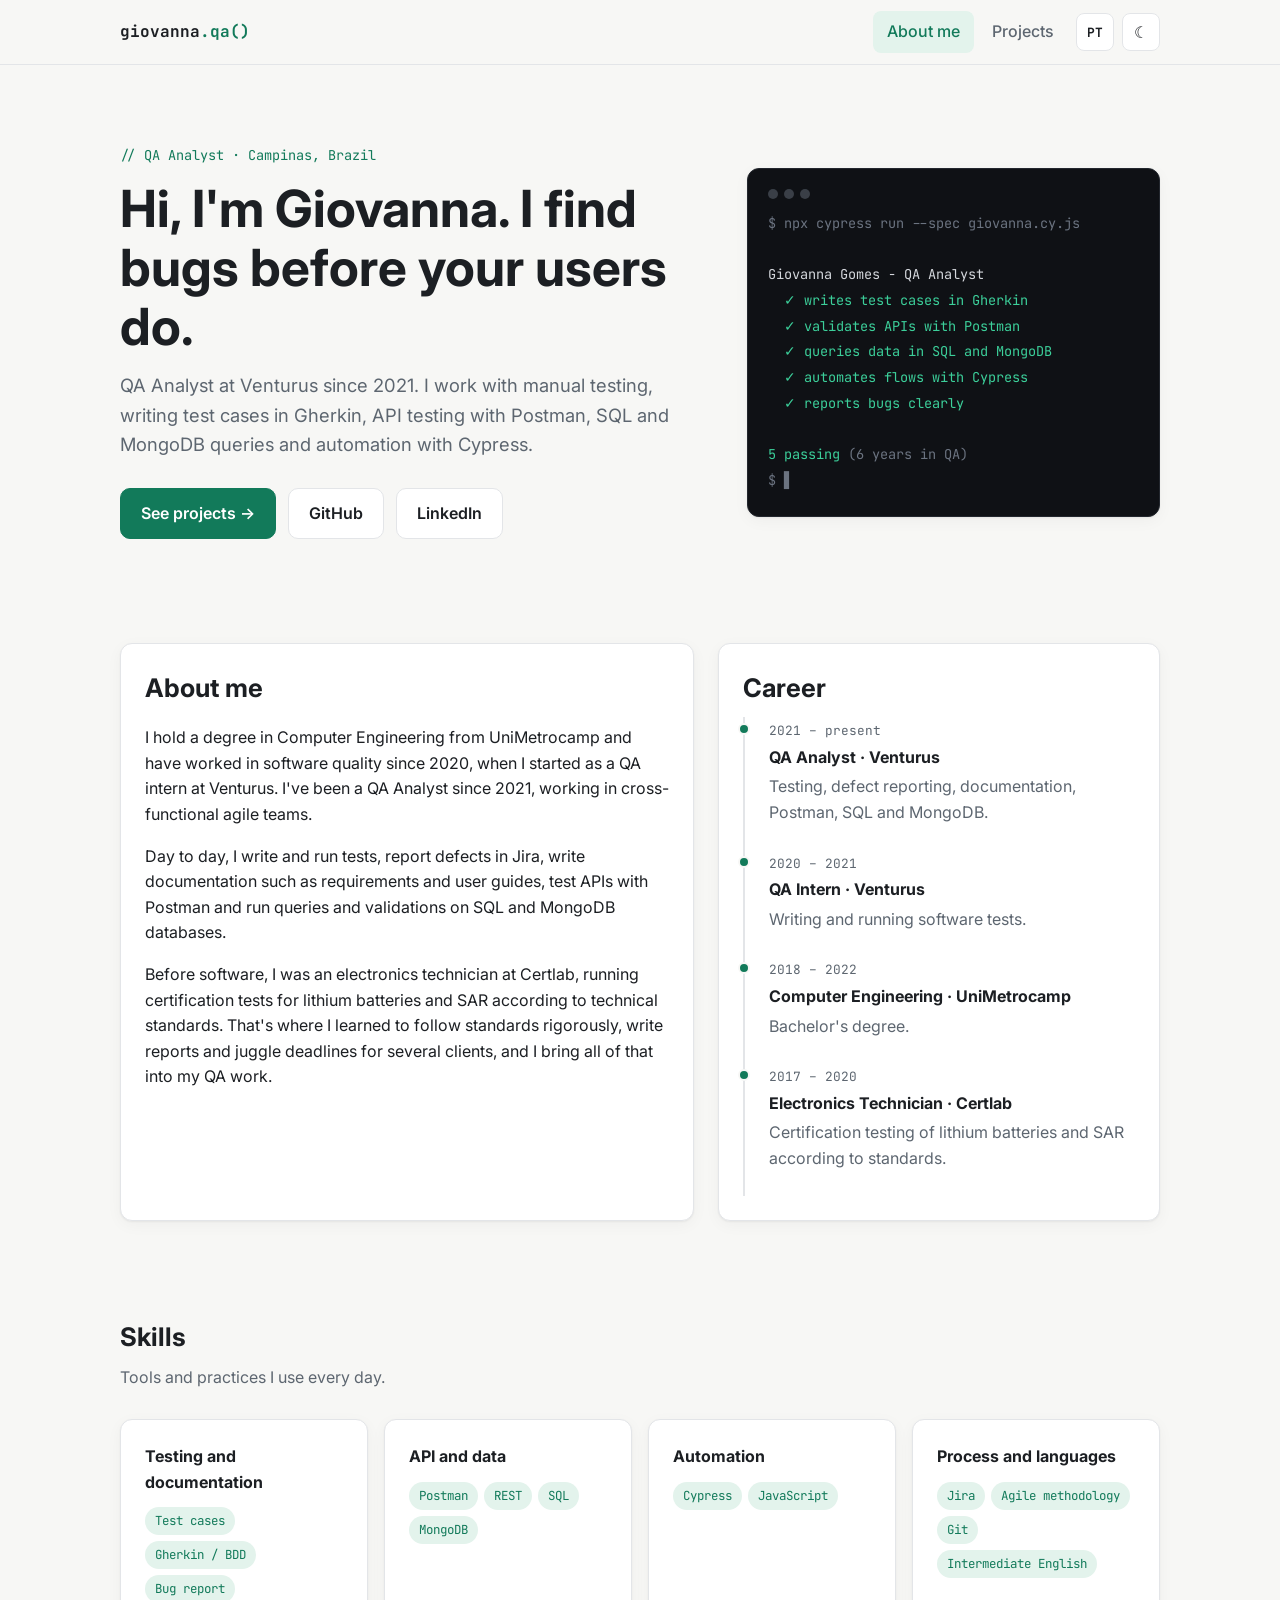
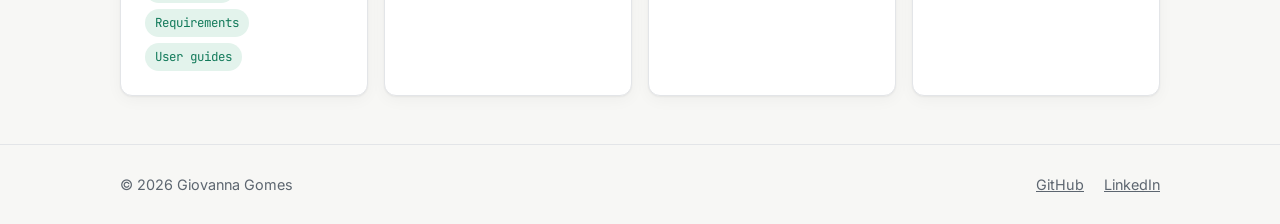
<file: index.html>
<!DOCTYPE html>
<html lang="en">
<head>
  <meta charset="UTF-8">
  <meta name="viewport" content="width=device-width, initial-scale=1.0">
  <title data-i18n="home.title">Giovanna Gomes | QA Analyst</title>
  <meta name="description" content="Portfolio of Giovanna Gomes, QA Analyst: manual testing, documentation, API testing and Cypress automation." data-i18n-attr="content:home.description">
  <link rel="canonical" href="https://giovannagomes.dev/">
  <meta property="og:type" content="website">
  <meta property="og:url" content="https://giovannagomes.dev/">
  <meta property="og:title" content="Giovanna Gomes | QA Analyst">
  <meta property="og:description" content="Manual testing, documentation, API testing and Cypress automation." data-i18n-attr="content:home.og.description">
  <meta property="og:locale" content="en_US">
  <meta property="og:locale:alternate" content="pt_BR">
  <link rel="icon" href="data:image/svg+xml,<svg xmlns='http://www.w3.org/2000/svg' viewBox='0 0 100 100'><text y='.9em' font-size='90'>🐞</text></svg>">
  <link rel="preconnect" href="https://fonts.googleapis.com">
  <link rel="preconnect" href="https://fonts.gstatic.com" crossorigin>
  <link href="https://fonts.googleapis.com/css2?family=Inter:wght@400;500;600;700&family=JetBrains+Mono:wght@400;700&display=swap" rel="stylesheet">
  <link rel="stylesheet" href="css/style.css">
</head>
<body>

  <header class="header">
    <div class="container">
      <a href="index.html" class="logo">giovanna<span>.qa()</span></a>
      <nav class="nav" aria-label="Main navigation" data-i18n-attr="aria-label:nav.label">
        <ul class="nav-links">
          <li><a href="index.html" aria-current="page" data-i18n="nav.about">About me</a></li>
          <li><a href="projetos.html" data-i18n="nav.projects">Projects</a></li>
        </ul>
        <button id="lang-toggle" class="icon-btn lang-btn" aria-label="Mudar para português" lang="pt-BR">PT</button>
        <button id="theme-toggle" class="icon-btn" aria-label="Toggle theme" data-i18n-attr="aria-label:btn.theme">☾</button>
        <button id="menu-toggle" class="icon-btn menu-toggle" aria-label="Open menu" aria-expanded="false" data-i18n-attr="aria-label:btn.menu">☰</button>
      </nav>
    </div>
  </header>

  <main class="container">

    <!-- Apresentação -->
    <section class="hero">
      <div>
        <p class="eyebrow" data-i18n="hero.eyebrow">// QA Analyst · Campinas, Brazil</p>
        <h1 data-i18n="hero.title">Hi, I'm Giovanna. I find bugs before your users do.</h1>
        <p class="lead" data-i18n="hero.lead">QA Analyst at Venturus since 2021. I work with manual testing, writing test cases in Gherkin, API testing with Postman, SQL and MongoDB queries and automation with Cypress.</p>
        <div class="btn-row">
          <a href="projetos.html" class="btn btn-primary" data-i18n="hero.cta">See projects →</a>
          <a href="https://github.com/GiovannaSGomes" class="btn" target="_blank" rel="noopener">GitHub</a>
          <a href="https://www.linkedin.com/in/giovannasgomes/" class="btn" target="_blank" rel="noopener">LinkedIn</a>
        </div>
      </div>

      <div class="terminal" aria-hidden="true">
        <div class="dots"><i></i><i></i><i></i></div>
        <p class="dim">$ npx cypress run --spec giovanna.cy.js</p>
        <p>&nbsp;</p>
        <p>Giovanna Gomes - QA Analyst</p>
        <p class="pass">&nbsp;&nbsp;✓ <span data-i18n="term.1">writes test cases in Gherkin</span></p>
        <p class="pass">&nbsp;&nbsp;✓ <span data-i18n="term.2">validates APIs with Postman</span></p>
        <p class="pass">&nbsp;&nbsp;✓ <span data-i18n="term.3">queries data in SQL and MongoDB</span></p>
        <p class="pass">&nbsp;&nbsp;✓ <span data-i18n="term.4">automates flows with Cypress</span></p>
        <p class="pass">&nbsp;&nbsp;✓ <span data-i18n="term.5">reports bugs clearly</span></p>
        <p>&nbsp;</p>
        <p><span class="pass">5 passing</span> <span class="dim" data-i18n="term.years">(6 years in QA)</span></p>
        <p class="dim cursor">$ </p>
      </div>
    </section>

    <!-- Sobre -->
    <section class="section" id="sobre">
      <div class="about-grid">
        <div class="card">
          <h2 data-i18n="about.title">About me</h2>
          <p data-i18n="about.p1">I hold a degree in Computer Engineering from UniMetrocamp and have worked in software quality since 2020, when I started as a QA intern at Venturus. I've been a QA Analyst since 2021, working in cross-functional agile teams.</p>
          <p data-i18n="about.p2">Day to day, I write and run tests, report defects in Jira, write documentation such as requirements and user guides, test APIs with Postman and run queries and validations on SQL and MongoDB databases.</p>
          <p data-i18n="about.p3">Before software, I was an electronics technician at Certlab, running certification tests for lithium batteries and SAR according to technical standards. That's where I learned to follow standards rigorously, write reports and juggle deadlines for several clients, and I bring all of that into my QA work.</p>
        </div>

        <div class="card">
          <h2 data-i18n="career.title">Career</h2>
          <ol class="timeline">
            <li>
              <span class="when" data-i18n="career.1.when">2021 – present</span>
              <h3 data-i18n="career.1.role">QA Analyst · Venturus</h3>
              <p data-i18n="career.1.desc">Testing, defect reporting, documentation, Postman, SQL and MongoDB.</p>
            </li>
            <li>
              <span class="when">2020 – 2021</span>
              <h3 data-i18n="career.2.role">QA Intern · Venturus</h3>
              <p data-i18n="career.2.desc">Writing and running software tests.</p>
            </li>
            <li>
              <span class="when">2018 – 2022</span>
              <h3 data-i18n="career.3.role">Computer Engineering · UniMetrocamp</h3>
              <p data-i18n="career.3.desc">Bachelor's degree.</p>
            </li>
            <li>
              <span class="when">2017 – 2020</span>
              <h3 data-i18n="career.4.role">Electronics Technician · Certlab</h3>
              <p data-i18n="career.4.desc">Certification testing of lithium batteries and SAR according to standards.</p>
            </li>
          </ol>
        </div>
      </div>
    </section>

    <!-- Habilidades -->
    <section class="section" id="habilidades">
      <h2 data-i18n="skills.title">Skills</h2>
      <p class="subtitle" data-i18n="skills.subtitle">Tools and practices I use every day.</p>
      <div class="skills-grid">
        <div class="card">
          <h3 data-i18n="skills.testing">Testing and documentation</h3>
          <ul class="tags">
            <li class="tag" data-i18n="skills.testcases">Test cases</li>
            <li class="tag">Gherkin / BDD</li>
            <li class="tag">Bug report</li>
            <li class="tag" data-i18n="skills.requirements">Requirements</li>
            <li class="tag" data-i18n="skills.guides">User guides</li>
          </ul>
        </div>
        <div class="card">
          <h3 data-i18n="skills.api">API and data</h3>
          <ul class="tags">
            <li class="tag">Postman</li>
            <li class="tag">REST</li>
            <li class="tag">SQL</li>
            <li class="tag">MongoDB</li>
          </ul>
        </div>
        <div class="card">
          <h3 data-i18n="skills.automation">Automation</h3>
          <ul class="tags">
            <li class="tag">Cypress</li>
            <li class="tag">JavaScript</li>
          </ul>
        </div>
        <div class="card">
          <h3 data-i18n="skills.process">Process and languages</h3>
          <ul class="tags">
            <li class="tag">Jira</li>
            <li class="tag" data-i18n="skills.agile">Agile methodology</li>
            <li class="tag">Git</li>
            <li class="tag" data-i18n="skills.english">Intermediate English</li>
          </ul>
        </div>
      </div>
    </section>

  </main>

  <footer class="footer">
    <div class="container">
      <span>© <span id="year"></span> Giovanna Gomes</span>
      <span>
        <a href="https://github.com/GiovannaSGomes" target="_blank" rel="noopener">GitHub</a>
        <a href="https://www.linkedin.com/in/giovannasgomes/" target="_blank" rel="noopener">LinkedIn</a>
      </span>
    </div>
  </footer>

  <script src="js/i18n.js"></script>
  <script src="js/main.js"></script>
</body>
</html>
</file>
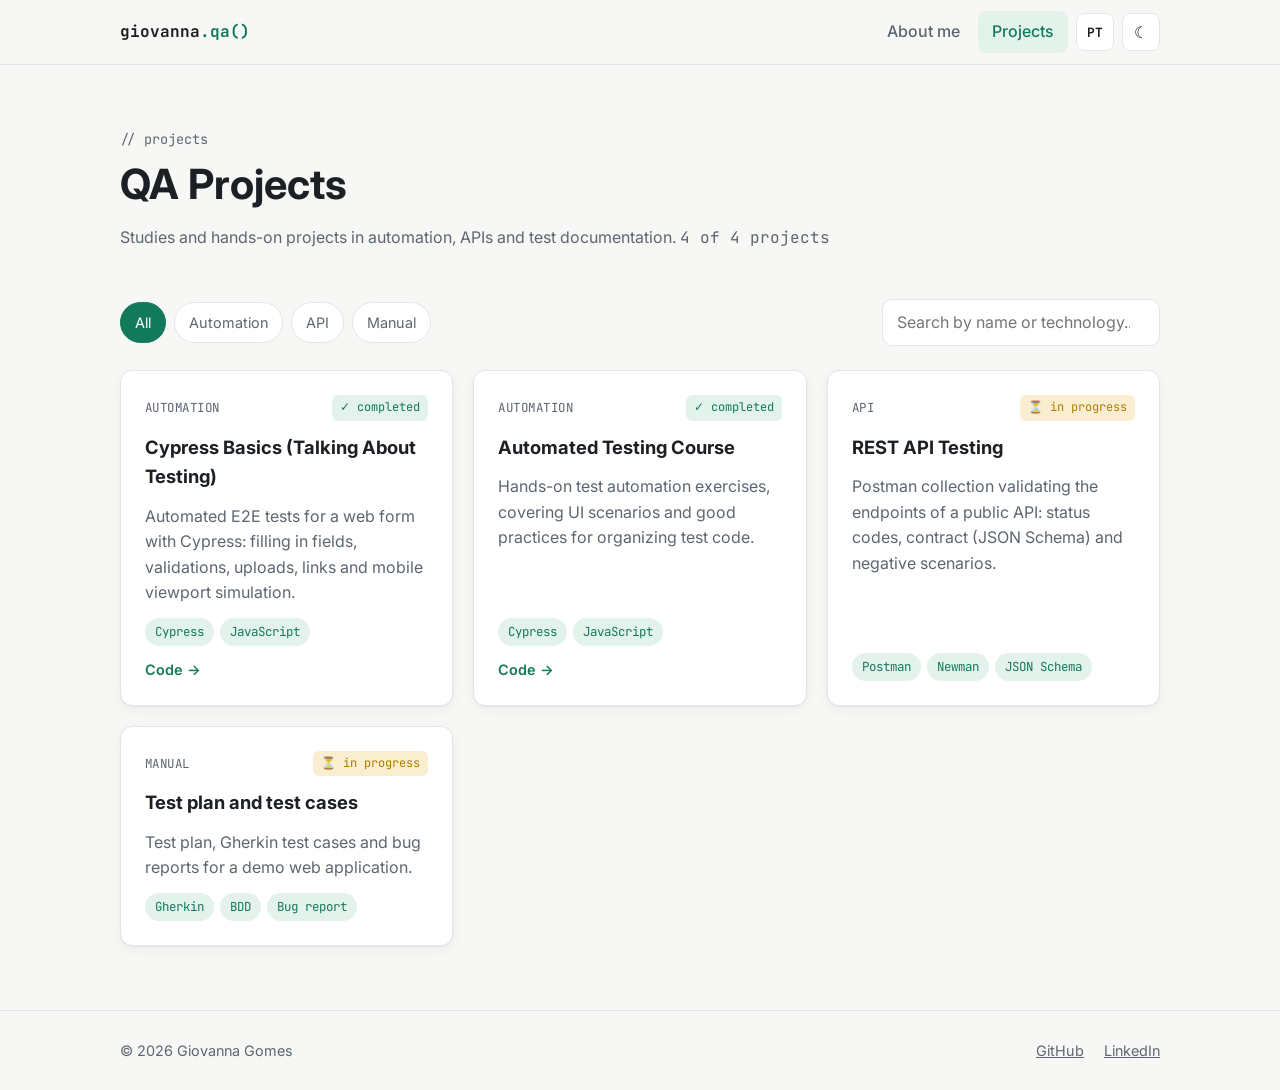
<file: projetos.html>
<!DOCTYPE html>
<html lang="en">
<head>
  <meta charset="UTF-8">
  <meta name="viewport" content="width=device-width, initial-scale=1.0">
  <title data-i18n="projects.title">Projects | Giovanna Gomes</title>
  <meta name="description" content="QA projects by Giovanna Gomes: Cypress automation, API testing and test documentation." data-i18n-attr="content:projects.description">
  <link rel="canonical" href="https://giovannagomes.dev/projetos.html">
  <meta property="og:type" content="website">
  <meta property="og:url" content="https://giovannagomes.dev/projetos.html">
  <meta property="og:title" content="Projects | Giovanna Gomes">
  <meta property="og:description" content="Cypress automation, API testing and test documentation." data-i18n-attr="content:projects.og.description">
  <meta property="og:locale" content="en_US">
  <meta property="og:locale:alternate" content="pt_BR">
  <link rel="icon" href="data:image/svg+xml,<svg xmlns='http://www.w3.org/2000/svg' viewBox='0 0 100 100'><text y='.9em' font-size='90'>🐞</text></svg>">
  <link rel="preconnect" href="https://fonts.googleapis.com">
  <link rel="preconnect" href="https://fonts.gstatic.com" crossorigin>
  <link href="https://fonts.googleapis.com/css2?family=Inter:wght@400;500;600;700&family=JetBrains+Mono:wght@400;700&display=swap" rel="stylesheet">
  <link rel="stylesheet" href="css/style.css">
</head>
<body>

  <header class="header">
    <div class="container">
      <a href="index.html" class="logo">giovanna<span>.qa()</span></a>
      <nav class="nav" aria-label="Main navigation" data-i18n-attr="aria-label:nav.label">
        <ul class="nav-links">
          <li><a href="index.html" data-i18n="nav.about">About me</a></li>
          <li><a href="projetos.html" aria-current="page" data-i18n="nav.projects">Projects</a></li>
        </ul>
        <button id="lang-toggle" class="icon-btn lang-btn" aria-label="Mudar para português" lang="pt-BR">PT</button>
        <button id="theme-toggle" class="icon-btn" aria-label="Toggle theme" data-i18n-attr="aria-label:btn.theme">☾</button>
        <button id="menu-toggle" class="icon-btn menu-toggle" aria-label="Open menu" aria-expanded="false" data-i18n-attr="aria-label:btn.menu">☰</button>
      </nav>
    </div>
  </header>

  <main class="container">
    <section class="page-head">
      <p class="eyebrow" data-i18n="projects.eyebrow">// projects</p>
      <h1 data-i18n="projects.h1">QA Projects</h1>
      <p><span data-i18n="projects.lead">Studies and hands-on projects in automation, APIs and test documentation.</span> <span id="count" class="mono"></span></p>
    </section>

    <div class="toolbar">
      <div class="filters" id="filters" role="group" aria-label="Filter by category" data-i18n-attr="aria-label:projects.filter"></div>
      <input type="search" id="search" class="search" placeholder="Search by name or technology..." aria-label="Search projects" data-i18n-attr="placeholder:projects.search;aria-label:projects.searchLabel">
    </div>

    <section class="projects-grid" id="projects-grid" aria-live="polite"></section>
  </main>

  <footer class="footer">
    <div class="container">
      <span>© <span id="year"></span> Giovanna Gomes</span>
      <span>
        <a href="https://github.com/GiovannaSGomes" target="_blank" rel="noopener">GitHub</a>
        <a href="https://www.linkedin.com/in/giovannasgomes/" target="_blank" rel="noopener">LinkedIn</a>
      </span>
    </div>
  </footer>

  <script src="js/i18n.js"></script>
  <script src="js/main.js"></script>
  <script src="js/projetos.js"></script>
</body>
</html>
</file>
<file: css/style.css>
/* ===== Variáveis de tema ===== */
:root {
  --bg: #f7f7f5;
  --surface: #ffffff;
  --text: #1c1f23;
  --muted: #5d6670;
  --border: #e3e5e8;
  --accent: #127a5a;        /* verde "teste passou" */
  --accent-soft: #e3f3ec;
  --danger: #c2413b;
  --shadow: 0 1px 2px rgba(0, 0, 0, .05), 0 4px 16px rgba(0, 0, 0, .04);
  --radius: 12px;
  --mono: "JetBrains Mono", ui-monospace, Consolas, monospace;
  --sans: "Inter", system-ui, -apple-system, "Segoe UI", sans-serif;
}

[data-theme="dark"] {
  --bg: #121417;
  --surface: #1a1d21;
  --text: #e8eaed;
  --muted: #9aa3ad;
  --border: #2a2f35;
  --accent: #3ccf9a;
  --accent-soft: #163128;
  --danger: #f07167;
  --shadow: none;
}

/* ===== Base ===== */
*,
*::before,
*::after { box-sizing: border-box; }

html { scroll-behavior: smooth; }

body {
  margin: 0;
  font-family: var(--sans);
  background: var(--bg);
  color: var(--text);
  line-height: 1.6;
  transition: background .2s, color .2s;
}

a { color: var(--accent); }
img { max-width: 100%; display: block; }

.container {
  width: min(1040px, 100% - 32px);
  margin-inline: auto;
}

.mono { font-family: var(--mono); }

/* ===== Cabeçalho / navegação ===== */
.header {
  position: sticky;
  top: 0;
  z-index: 10;
  background: color-mix(in srgb, var(--bg) 85%, transparent);
  backdrop-filter: blur(8px);
  border-bottom: 1px solid var(--border);
}

.header .container {
  display: flex;
  align-items: center;
  justify-content: space-between;
  height: 64px;
}

.logo {
  font-family: var(--mono);
  font-weight: 700;
  color: var(--text);
  text-decoration: none;
}
.logo span { color: var(--accent); }

.nav { display: flex; align-items: center; gap: 8px; }

.nav-links {
  display: flex;
  gap: 4px;
  list-style: none;
  margin: 0;
  padding: 0;
}

.nav-links a {
  display: block;
  padding: 8px 14px;
  border-radius: 8px;
  color: var(--muted);
  text-decoration: none;
  font-weight: 500;
}
.nav-links a:hover { color: var(--text); background: var(--surface); }
.nav-links a[aria-current="page"] { color: var(--accent); background: var(--accent-soft); }

.icon-btn {
  width: 38px;
  height: 38px;
  display: grid;
  place-items: center;
  border: 1px solid var(--border);
  border-radius: 8px;
  background: var(--surface);
  color: var(--text);
  cursor: pointer;
  font-size: 1rem;
}

.menu-toggle { display: none; }

/* Botão de idioma (PT / EN) */
.lang-btn {
  font-family: "JetBrains Mono", monospace;
  font-size: 0.8rem;
  font-weight: 700;
  letter-spacing: 0.02em;
}
.lang-btn:hover { color: var(--accent); }

/* ===== Hero (Sobre mim) ===== */
.hero {
  display: grid;
  grid-template-columns: 1.4fr 1fr;
  gap: 48px;
  align-items: center;
  padding: 80px 0 56px;
}

.eyebrow {
  font-family: var(--mono);
  font-size: .85rem;
  color: var(--accent);
  margin: 0 0 12px;
}

.hero h1 {
  font-size: clamp(2rem, 5vw, 3.2rem);
  line-height: 1.15;
  margin: 0 0 16px;
}

.hero p.lead { font-size: 1.15rem; color: var(--muted); margin: 0 0 28px; }

.btn-row { display: flex; flex-wrap: wrap; gap: 12px; }

.btn {
  display: inline-flex;
  align-items: center;
  gap: 8px;
  padding: 12px 20px;
  border-radius: 10px;
  font-weight: 600;
  text-decoration: none;
  border: 1px solid var(--border);
  color: var(--text);
  background: var(--surface);
}
.btn-primary { background: var(--accent); border-color: var(--accent); color: #fff; }
[data-theme="dark"] .btn-primary { color: #0d1f18; }
.btn:hover { filter: brightness(1.05); transform: translateY(-1px); }

/* Cartão "terminal" com resultado de testes */
.terminal {
  background: #0f1115;
  color: #d4d7dc;
  border-radius: var(--radius);
  padding: 20px;
  font-family: var(--mono);
  font-size: .85rem;
  box-shadow: var(--shadow);
  border: 1px solid #23272e;
}
.terminal .dots { display: flex; gap: 6px; margin-bottom: 14px; }
.terminal .dots i { width: 10px; height: 10px; border-radius: 50%; background: #3a3f47; }
.terminal .pass { color: #3ccf9a; }
.terminal .dim { color: #6b7380; }
.terminal p { margin: 4px 0; }
.cursor::after { content: "▋"; animation: blink 1s steps(1) infinite; }
@keyframes blink { 50% { opacity: 0; } }

/* ===== Seções ===== */
.section { padding: 48px 0; }
.section h2 { font-size: 1.6rem; margin: 0 0 8px; }
.section .subtitle { color: var(--muted); margin: 0 0 28px; }

.card {
  background: var(--surface);
  border: 1px solid var(--border);
  border-radius: var(--radius);
  padding: 24px;
  box-shadow: var(--shadow);
}

.about-grid { display: grid; grid-template-columns: 1.3fr 1fr; gap: 24px; }

.skills-grid {
  display: grid;
  grid-template-columns: repeat(auto-fill, minmax(220px, 1fr));
  gap: 16px;
}
.skills-grid h3 { margin: 0 0 12px; font-size: 1rem; }

.tags { display: flex; flex-wrap: wrap; gap: 6px; padding: 0; margin: 0; list-style: none; }
.tag {
  font-family: var(--mono);
  font-size: .78rem;
  padding: 4px 10px;
  border-radius: 999px;
  background: var(--accent-soft);
  color: var(--accent);
}

/* Linha do tempo */
.timeline { list-style: none; margin: 0; padding: 0; border-left: 2px solid var(--border); }
.timeline li { position: relative; padding: 0 0 24px 24px; }
.timeline li::before {
  content: "";
  position: absolute;
  left: -7px;
  top: 6px;
  width: 12px;
  height: 12px;
  border-radius: 50%;
  background: var(--accent);
  border: 2px solid var(--bg);
}
.timeline .when { font-family: var(--mono); font-size: .8rem; color: var(--muted); }
.timeline h3 { margin: 2px 0 4px; font-size: 1rem; }
.timeline p { margin: 0; color: var(--muted); }

/* ===== Página de projetos ===== */
.page-head { padding: 64px 0 24px; }
.page-head h1 { font-size: clamp(1.8rem, 4vw, 2.6rem); margin: 0 0 8px; }
.page-head p { color: var(--muted); margin: 0; }

.toolbar {
  display: flex;
  flex-wrap: wrap;
  gap: 12px;
  justify-content: space-between;
  align-items: center;
  margin: 24px 0;
}

.filters { display: flex; flex-wrap: wrap; gap: 8px; }
.filter-btn {
  padding: 8px 14px;
  border-radius: 999px;
  border: 1px solid var(--border);
  background: var(--surface);
  color: var(--muted);
  cursor: pointer;
  font: inherit;
  font-size: .9rem;
}
.filter-btn.active { background: var(--accent); border-color: var(--accent); color: #fff; }
[data-theme="dark"] .filter-btn.active { color: #0d1f18; }

.search {
  padding: 10px 14px;
  border-radius: 10px;
  border: 1px solid var(--border);
  background: var(--surface);
  color: var(--text);
  font: inherit;
  min-width: 240px;
}

.projects-grid {
  display: grid;
  grid-template-columns: repeat(auto-fill, minmax(300px, 1fr));
  gap: 20px;
  padding-bottom: 64px;
}

.project-card { display: flex; flex-direction: column; gap: 12px; transition: transform .15s, border-color .15s; }
.project-card:hover { transform: translateY(-3px); border-color: var(--accent); }

.project-top { display: flex; justify-content: space-between; align-items: center; gap: 8px; }
.category { font-family: var(--mono); font-size: .78rem; color: var(--muted); text-transform: uppercase; letter-spacing: .04em; }

.status { font-family: var(--mono); font-size: .75rem; padding: 3px 8px; border-radius: 6px; }
.status.done { background: var(--accent-soft); color: var(--accent); }
.status.wip { background: color-mix(in srgb, #e0a100 18%, transparent); color: #b07d00; }
[data-theme="dark"] .status.wip { color: #f2c14e; }

.project-card h3 { margin: 0; font-size: 1.15rem; }
.project-card p { margin: 0; color: var(--muted); flex: 1; }

.project-links { display: flex; gap: 16px; font-weight: 600; font-size: .9rem; }
.project-links a { text-decoration: none; }
.project-links a:hover { text-decoration: underline; }

.empty { text-align: center; color: var(--muted); padding: 48px 0; grid-column: 1 / -1; }

/* ===== Rodapé ===== */
.footer {
  border-top: 1px solid var(--border);
  padding: 28px 0;
  color: var(--muted);
  font-size: .9rem;
}
.footer .container { display: flex; flex-wrap: wrap; justify-content: space-between; gap: 12px; }
.footer a { color: var(--muted); margin-left: 16px; }

/* ===== Responsivo ===== */
@media (max-width: 760px) {
  .hero, .about-grid { grid-template-columns: 1fr; }
  .hero { padding-top: 48px; gap: 32px; }

  .menu-toggle { display: grid; }
  .nav-links {
    display: none;
    position: absolute;
    top: 64px;
    left: 0;
    right: 0;
    flex-direction: column;
    padding: 12px 16px;
    background: var(--bg);
    border-bottom: 1px solid var(--border);
  }
  .nav-links.open { display: flex; }

  .search { min-width: 0; width: 100%; }
  .footer a { margin: 0 16px 0 0; }
}
</file>
